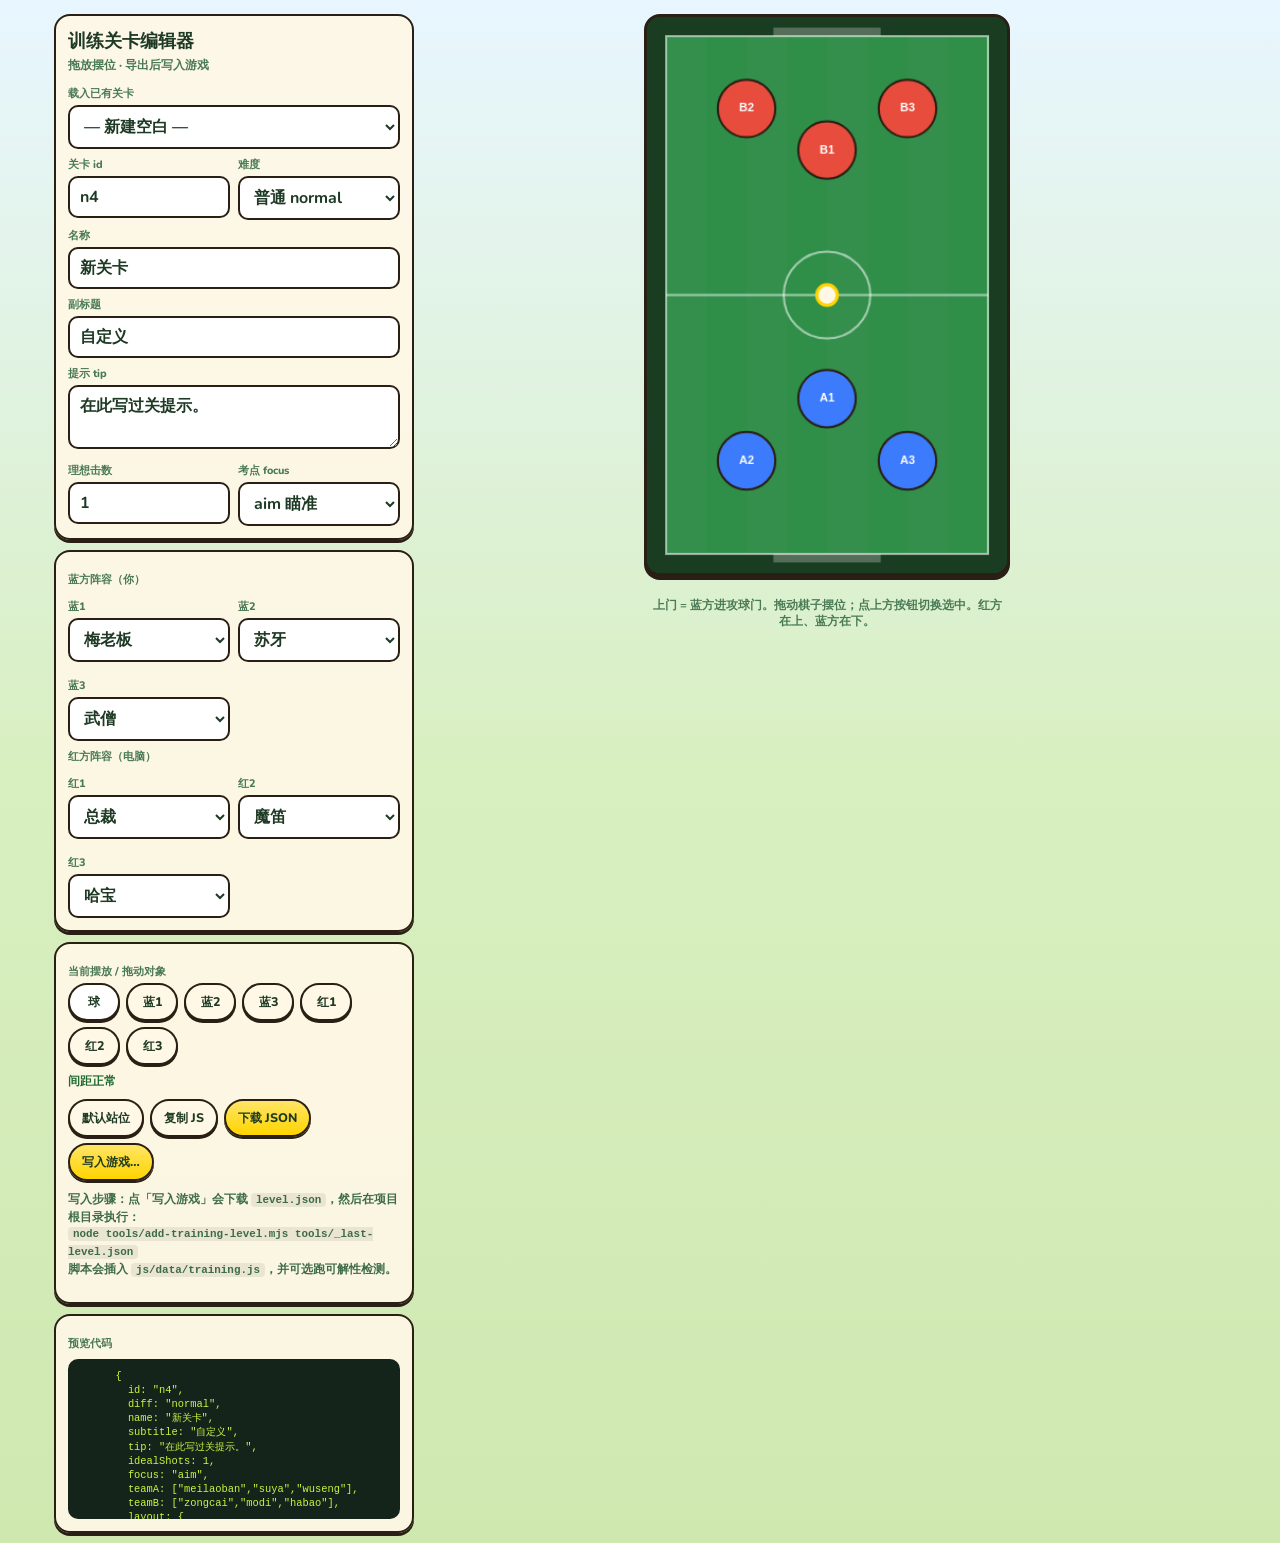
<file: tools/level-editor.html>
<!DOCTYPE html>
<html lang="zh-CN">
<head>
  <meta charset="UTF-8" />
  <meta name="viewport" content="width=device-width, initial-scale=1" />
  <title>Founcyball 训练关卡编辑器</title>
  <link rel="preconnect" href="https://fonts.googleapis.com" />
  <link rel="preconnect" href="https://fonts.gstatic.com" crossorigin />
  <link href="https://fonts.googleapis.com/css2?family=Nunito:wght@700;800;900&display=swap" rel="stylesheet" />
  <style>
    :root {
      --ink: #1e3a24;
      --cream: #fff8e7;
      --yellow: #ffd400;
      --green: #2f8f48;
      --blue: #3d7bfd;
      --red: #e74c3c;
    }
    * { box-sizing: border-box; }
    html, body {
      margin: 0;
      min-height: 100%;
      font-family: "Nunito", "PingFang SC", "Microsoft YaHei", sans-serif;
      background: linear-gradient(180deg, #e8f6ff 0%, #d8efc0 50%, #cfe8b0 100%);
      color: var(--ink);
    }
    body {
      display: grid;
      grid-template-columns: minmax(280px, 360px) 1fr;
      gap: 14px;
      padding: 14px;
      max-width: 1200px;
      margin: 0 auto;
    }
    @media (max-width: 860px) {
      body { grid-template-columns: 1fr; }
    }
    h1 {
      margin: 0 0 4px;
      font-size: 1.15rem;
      font-weight: 900;
    }
    .sub {
      margin: 0 0 12px;
      font-size: 0.75rem;
      font-weight: 800;
      color: #4a7a55;
    }
    .panel {
      background: rgba(255, 248, 231, 0.92);
      border: 2.5px solid #2a1f14;
      border-radius: 16px;
      box-shadow: 0 3px 0 #2a1f14;
      padding: 12px;
    }
    .panel + .panel { margin-top: 10px; }
    label {
      display: block;
      font-size: 0.68rem;
      font-weight: 800;
      color: #4a7a55;
      margin: 8px 0 4px;
    }
    input, select, textarea {
      width: 100%;
      border: 2px solid #2a1f14;
      border-radius: 10px;
      padding: 8px 10px;
      font: inherit;
      font-weight: 700;
      background: #fff;
      color: var(--ink);
    }
    textarea { min-height: 64px; resize: vertical; }
    .row2 {
      display: grid;
      grid-template-columns: 1fr 1fr;
      gap: 8px;
    }
    .btns {
      display: flex;
      flex-wrap: wrap;
      gap: 6px;
      margin-top: 10px;
    }
    button {
      border: 2.5px solid #2a1f14;
      border-radius: 999px;
      padding: 8px 12px;
      font: inherit;
      font-weight: 800;
      font-size: 0.78rem;
      background: var(--cream);
      color: var(--ink);
      cursor: pointer;
      box-shadow: 0 2px 0 #2a1f14;
    }
    button:active { transform: translateY(1px); box-shadow: 0 1px 0 #2a1f14; }
    button.primary {
      background: linear-gradient(180deg, #ffe566, var(--yellow));
    }
    button.danger {
      background: #ffb4a8;
    }
    button.on {
      background: var(--ink);
      color: var(--cream);
    }
    .piece-bar {
      display: flex;
      flex-wrap: wrap;
      gap: 6px;
    }
    .piece-bar button {
      min-width: 52px;
    }
    .piece-bar button[data-piece^="A"].on { background: var(--blue); color: #fff; }
    .piece-bar button[data-piece^="B"].on { background: var(--red); color: #fff; }
    .piece-bar button[data-piece="ball"].on { background: #fff; color: var(--ink); }
    .warn {
      margin-top: 8px;
      font-size: 0.72rem;
      font-weight: 800;
      color: #8b2e1f;
      min-height: 1.2em;
    }
    .ok {
      color: #1e6b32;
    }
    .stage-wrap {
      display: flex;
      flex-direction: column;
      align-items: center;
      gap: 10px;
    }
    .canvas-frame {
      border: 3px solid #2a1f14;
      border-radius: 16px;
      overflow: hidden;
      box-shadow: 0 4px 0 #2a1f14;
      background: #1a3d22;
      max-width: 100%;
    }
    canvas {
      display: block;
      width: min(360px, 92vw);
      height: auto;
      touch-action: none;
      cursor: grab;
    }
    canvas.dragging { cursor: grabbing; }
    .hint {
      font-size: 0.72rem;
      font-weight: 700;
      color: #4a7a55;
      text-align: center;
      max-width: 360px;
    }
    pre {
      margin: 8px 0 0;
      max-height: 160px;
      overflow: auto;
      background: #15241a;
      color: #c8f542;
      border-radius: 10px;
      padding: 10px;
      font-size: 0.65rem;
      line-height: 1.35;
    }
    .howto {
      font-size: 0.72rem;
      font-weight: 700;
      line-height: 1.45;
      color: #3d6b48;
    }
    .howto code {
      background: rgba(42, 31, 20, 0.08);
      padding: 1px 5px;
      border-radius: 4px;
      font-size: 0.68rem;
    }
  </style>
</head>
<body>
  <aside>
    <div class="panel">
      <h1>训练关卡编辑器</h1>
      <p class="sub">拖放摆位 · 导出后写入游戏</p>

      <label>载入已有关卡</label>
      <select id="loadLevel">
        <option value="">— 新建空白 —</option>
      </select>

      <div class="row2">
        <div>
          <label>关卡 id</label>
          <input id="lvId" value="n4" placeholder="n4" />
        </div>
        <div>
          <label>难度</label>
          <select id="lvDiff">
            <option value="easy">简单 easy</option>
            <option value="normal" selected>普通 normal</option>
            <option value="hard">困难 hard</option>
          </select>
        </div>
      </div>

      <label>名称</label>
      <input id="lvName" value="新关卡" />

      <label>副标题</label>
      <input id="lvSub" value="自定义" />

      <label>提示 tip</label>
      <textarea id="lvTip">在此写过关提示。</textarea>

      <div class="row2">
        <div>
          <label>理想击数</label>
          <input id="lvIdeal" type="number" min="1" max="5" value="1" />
        </div>
        <div>
          <label>考点 focus</label>
          <select id="lvFocus">
            <option value="aim">aim 瞄准</option>
            <option value="power">power 力度</option>
            <option value="touch">touch 轻推</option>
            <option value="curve">curve 弧线</option>
            <option value="angle">angle 斜线</option>
            <option value="bank">bank 借墙</option>
            <option value="gap">gap 窄缝</option>
            <option value="long">long 远射</option>
            <option value="setup">setup 变向</option>
          </select>
        </div>
      </div>
    </div>

    <div class="panel">
      <label>蓝方阵容（你）</label>
      <div class="row2" id="teamASelects"></div>
      <label>红方阵容（电脑）</label>
      <div class="row2" id="teamBSelects"></div>
    </div>

    <div class="panel">
      <label>当前摆放 / 拖动对象</label>
      <div class="piece-bar" id="pieceBar"></div>
      <div class="warn" id="warn"></div>
      <div class="btns">
        <button type="button" id="btnReset">默认站位</button>
        <button type="button" id="btnCopy">复制 JS</button>
        <button type="button" class="primary" id="btnJson">下载 JSON</button>
        <button type="button" class="primary" id="btnAdd">写入游戏…</button>
      </div>
      <p class="howto" style="margin-top:10px">
        <b>写入步骤：</b>点「写入游戏」会下载 <code>level.json</code>，然后在项目根目录执行：
        <br /><code>node tools/add-training-level.mjs tools/_last-level.json</code>
        <br />脚本会插入 <code>js/data/training.js</code>，并可选跑可解性检测。
      </p>
    </div>

    <div class="panel">
      <label>预览代码</label>
      <pre id="preview"></pre>
    </div>
  </aside>

  <main class="stage-wrap">
    <div class="canvas-frame">
      <canvas id="pitch" width="340" height="525"></canvas>
    </div>
    <p class="hint">上门 = 蓝方进攻球门。拖动棋子摆位；点上方按钮切换选中。红方在上、蓝方在下。</p>
  </main>

  <script src="../js/data/physics.js"></script>
  <script src="../js/data/players.js"></script>
  <script src="../js/data/training.js"></script>
  <script>
(() => {
  "use strict";

  const W = 68;
  const L = 105;
  const PLAYER_R = window.FOUNCY_PHYSICS.PLAYER_R;
  const BALL_R = window.FOUNCY_PHYSICS.BALL_R;
  const players = window.FOUNCY_PLAYERS;
  const training = window.FOUNCY_TRAINING;

  const canvas = document.getElementById("pitch");
  const ctx = canvas.getContext("2d");
  const warnEl = document.getElementById("warn");
  const previewEl = document.getElementById("preview");

  const state = {
    active: "ball",
    drag: null,
    layout: {
      ball: { x: W * 0.5, y: L * 0.5 },
      A: [
        { x: W * 0.5, y: L * 0.7 },
        { x: W * 0.25, y: L * 0.82 },
        { x: W * 0.75, y: L * 0.82 },
      ],
      B: [
        { x: W * 0.5, y: L * 0.22 },
        { x: W * 0.25, y: L * 0.14 },
        { x: W * 0.75, y: L * 0.14 },
      ],
    },
    teamA: ["meilaoban", "suya", "wuseng"],
    teamB: ["zongcai", "modi", "habao"],
  };

  function pieceList() {
    return [
      { key: "ball", label: "球" },
      { key: "A0", label: "蓝1" },
      { key: "A1", label: "蓝2" },
      { key: "A2", label: "蓝3" },
      { key: "B0", label: "红1" },
      { key: "B1", label: "红2" },
      { key: "B2", label: "红3" },
    ];
  }

  function getPos(key) {
    if (key === "ball") return state.layout.ball;
    const m = /^(A|B)(\d)$/.exec(key);
    if (!m) return null;
    return state.layout[m[1]][+m[2]];
  }

  function setPos(key, x, y) {
    const p = getPos(key);
    if (!p) return;
    p.x = Math.max(PLAYER_R * 0.5, Math.min(W - PLAYER_R * 0.5, x));
    p.y = Math.max(BALL_R, Math.min(L - BALL_R, y));
  }

  function worldFromEvent(e) {
    const rect = canvas.getBoundingClientRect();
    const sx = ((e.clientX - rect.left) / rect.width) * canvas.width;
    const sy = ((e.clientY - rect.top) / rect.height) * canvas.height;
    const pad = 18;
    const pitchW = canvas.width - pad * 2;
    const pitchH = canvas.height - pad * 2;
    const x = ((sx - pad) / pitchW) * W;
    const y = ((sy - pad) / pitchH) * L;
    return { x, y };
  }

  function hitTest(wx, wy) {
    const keys = ["ball", "A0", "A1", "A2", "B0", "B1", "B2"];
    let best = null;
    let bestD = Infinity;
    for (const key of keys) {
      const p = getPos(key);
      const r = key === "ball" ? BALL_R * 1.4 : PLAYER_R * 1.05;
      const d = Math.hypot(p.x - wx, p.y - wy);
      if (d <= r && d < bestD) {
        best = key;
        bestD = d;
      }
    }
    return best;
  }

  function checkOverlaps() {
    const items = [
      { key: "ball", r: BALL_R, ...state.layout.ball },
      ...state.layout.A.map((p, i) => ({ key: "A" + i, r: PLAYER_R, ...p })),
      ...state.layout.B.map((p, i) => ({ key: "B" + i, r: PLAYER_R, ...p })),
    ];
    const bad = [];
    for (let i = 0; i < items.length; i++) {
      for (let j = i + 1; j < items.length; j++) {
        const a = items[i];
        const b = items[j];
        const min = a.r + b.r;
        if (Math.hypot(a.x - b.x, a.y - b.y) < min - 0.05) {
          bad.push(`${a.key}↔${b.key}`);
        }
      }
    }
    return bad;
  }

  function buildLevelObject() {
    return {
      id: document.getElementById("lvId").value.trim() || "custom1",
      diff: document.getElementById("lvDiff").value,
      name: document.getElementById("lvName").value.trim() || "未命名",
      subtitle: document.getElementById("lvSub").value.trim() || "",
      tip: document.getElementById("lvTip").value.trim() || "",
      idealShots: Math.max(1, +document.getElementById("lvIdeal").value || 1),
      focus: document.getElementById("lvFocus").value,
      teamA: state.teamA.slice(),
      teamB: state.teamB.slice(),
      layout: {
        ball: { ...state.layout.ball },
        A: state.layout.A.map((p) => ({ ...p })),
        B: state.layout.B.map((p) => ({ ...p })),
      },
    };
  }

  function frac(n) {
    return (Math.round(n * 1000) / 1000).toFixed(3).replace(/\.?0+$/, (m) => (m.startsWith(".") ? "" : m));
  }

  function posCode(p) {
    const xf = p.x / W;
    const yf = p.y / L;
    return `{ x: W * ${xf.toFixed(3)}, y: L * ${yf.toFixed(3)} }`;
  }

  function levelToJs(lv) {
    const lines = [];
    lines.push(`      {`);
    lines.push(`        id: ${JSON.stringify(lv.id)},`);
    lines.push(`        diff: ${JSON.stringify(lv.diff)},`);
    lines.push(`        name: ${JSON.stringify(lv.name)},`);
    lines.push(`        subtitle: ${JSON.stringify(lv.subtitle)},`);
    lines.push(`        tip: ${JSON.stringify(lv.tip)},`);
    lines.push(`        idealShots: ${lv.idealShots},`);
    lines.push(`        focus: ${JSON.stringify(lv.focus)},`);
    lines.push(`        teamA: ${JSON.stringify(lv.teamA)},`);
    lines.push(`        teamB: ${JSON.stringify(lv.teamB)},`);
    lines.push(`        layout: {`);
    lines.push(`          ball: ${posCode(lv.layout.ball)},`);
    lines.push(`          A: [`);
    lv.layout.A.forEach((p, i) => {
      lines.push(`            ${posCode(p)}${i < 2 ? "," : ""}`);
    });
    lines.push(`          ],`);
    lines.push(`          B: [`);
    lv.layout.B.forEach((p, i) => {
      lines.push(`            ${posCode(p)}${i < 2 ? "," : ""}`);
    });
    lines.push(`          ],`);
    lines.push(`        },`);
    lines.push(`      },`);
    return lines.join("\n");
  }

  function refreshPreview() {
    const lv = buildLevelObject();
    previewEl.textContent = levelToJs(lv);
    const bad = checkOverlaps();
    if (bad.length) {
      warnEl.className = "warn";
      warnEl.textContent = "重叠: " + bad.join(" · ");
    } else {
      warnEl.className = "warn ok";
      warnEl.textContent = "间距正常";
    }
  }

  function draw() {
    const pad = 18;
    const pw = canvas.width - pad * 2;
    const ph = canvas.height - pad * 2;
    const sx = (x) => pad + (x / W) * pw;
    const sy = (y) => pad + (y / L) * ph;
    const sr = (r) => (r / W) * pw;

    ctx.clearRect(0, 0, canvas.width, canvas.height);
    ctx.fillStyle = "#1a3d22";
    ctx.fillRect(0, 0, canvas.width, canvas.height);

    // pitch
    ctx.fillStyle = "#2f8f48";
    for (let i = 0; i < 8; i++) {
      ctx.fillStyle = i % 2 ? "#2f8f48" : "#348f4c";
      ctx.fillRect(pad + (pw / 8) * i, pad, pw / 8 + 1, ph);
    }
    ctx.strokeStyle = "rgba(255,255,255,0.55)";
    ctx.lineWidth = 2;
    ctx.strokeRect(pad, pad, pw, ph);
    ctx.beginPath();
    ctx.moveTo(pad, pad + ph / 2);
    ctx.lineTo(pad + pw, pad + ph / 2);
    ctx.stroke();
    ctx.beginPath();
    ctx.arc(pad + pw / 2, pad + ph / 2, sr(9.15), 0, Math.PI * 2);
    ctx.stroke();

    // goals
    const half = (window.FOUNCY_PHYSICS.PITCH.goalWidthM / 2 / W) * pw;
    ctx.fillStyle = "rgba(255,255,255,0.25)";
    ctx.fillRect(pad + pw / 2 - half, pad - 8, half * 2, 8);
    ctx.fillRect(pad + pw / 2 - half, pad + ph, half * 2, 8);

    function drawDot(p, color, label, r, selected) {
      ctx.beginPath();
      ctx.arc(sx(p.x), sy(p.y), sr(r), 0, Math.PI * 2);
      ctx.fillStyle = color;
      ctx.fill();
      ctx.lineWidth = selected ? 3 : 2;
      ctx.strokeStyle = selected ? "#ffd400" : "#2a1f14";
      ctx.stroke();
      if (label) {
        ctx.fillStyle = "#fff";
        ctx.font = "bold 11px Nunito, sans-serif";
        ctx.textAlign = "center";
        ctx.textBaseline = "middle";
        ctx.fillText(label, sx(p.x), sy(p.y));
      }
    }

    state.layout.B.forEach((p, i) => {
      drawDot(p, "#e74c3c", "B" + (i + 1), PLAYER_R, state.active === "B" + i);
    });
    state.layout.A.forEach((p, i) => {
      drawDot(p, "#3d7bfd", "A" + (i + 1), PLAYER_R, state.active === "A" + i);
    });
    drawDot(state.layout.ball, "#fff8e7", "", BALL_R, state.active === "ball");
  }

  function renderPieceBar() {
    const bar = document.getElementById("pieceBar");
    bar.innerHTML = "";
    pieceList().forEach((p) => {
      const b = document.createElement("button");
      b.type = "button";
      b.dataset.piece = p.key;
      b.textContent = p.label;
      if (state.active === p.key) b.classList.add("on");
      b.addEventListener("click", () => {
        state.active = p.key;
        renderPieceBar();
        draw();
      });
      bar.appendChild(b);
    });
  }

  function fillTeamSelects() {
    function fill(containerId, teamKey) {
      const box = document.getElementById(containerId);
      box.innerHTML = "";
      for (let i = 0; i < 3; i++) {
        const wrap = document.createElement("div");
        const lab = document.createElement("label");
        lab.textContent = (teamKey === "teamA" ? "蓝" : "红") + (i + 1);
        const sel = document.createElement("select");
        players.forEach((p) => {
          const opt = document.createElement("option");
          opt.value = p.id;
          opt.textContent = p.name;
          if (state[teamKey][i] === p.id) opt.selected = true;
          sel.appendChild(opt);
        });
        sel.addEventListener("change", () => {
          state[teamKey][i] = sel.value;
          refreshPreview();
        });
        wrap.appendChild(lab);
        wrap.appendChild(sel);
        box.appendChild(wrap);
      }
    }
    fill("teamASelects", "teamA");
    fill("teamBSelects", "teamB");
  }

  function loadLevel(lv) {
    if (!lv) return;
    document.getElementById("lvId").value = lv.id;
    document.getElementById("lvDiff").value = lv.diff;
    document.getElementById("lvName").value = lv.name;
    document.getElementById("lvSub").value = lv.subtitle || "";
    document.getElementById("lvTip").value = lv.tip || "";
    document.getElementById("lvIdeal").value = lv.idealShots || 1;
    document.getElementById("lvFocus").value = lv.focus || "aim";
    state.teamA = lv.teamA.slice();
    state.teamB = lv.teamB.slice();
    state.layout = {
      ball: { ...lv.layout.ball },
      A: lv.layout.A.map((p) => ({ ...p })),
      B: lv.layout.B.map((p) => ({ ...p })),
    };
    fillTeamSelects();
    refreshPreview();
    draw();
  }

  function fillLoadSelect() {
    const sel = document.getElementById("loadLevel");
    training.levels.forEach((lv) => {
      const opt = document.createElement("option");
      opt.value = lv.id;
      opt.textContent = `${lv.diff}/${lv.id} ${lv.name}`;
      sel.appendChild(opt);
    });
    sel.addEventListener("change", () => {
      const lv = training.levels.find((x) => x.id === sel.value);
      if (lv) loadLevel(lv);
    });
  }

  function download(filename, text, type) {
    const blob = new Blob([text], { type: type || "application/json" });
    const a = document.createElement("a");
    a.href = URL.createObjectURL(blob);
    a.download = filename;
    a.click();
    URL.revokeObjectURL(a.href);
  }

  // pointer
  canvas.addEventListener("pointerdown", (e) => {
    canvas.setPointerCapture(e.pointerId);
    const w = worldFromEvent(e);
    const hit = hitTest(w.x, w.y);
    if (hit) state.active = hit;
    else setPos(state.active, w.x, w.y);
    state.drag = state.active;
    canvas.classList.add("dragging");
    renderPieceBar();
    refreshPreview();
    draw();
  });
  canvas.addEventListener("pointermove", (e) => {
    if (!state.drag) return;
    const w = worldFromEvent(e);
    setPos(state.drag, w.x, w.y);
    refreshPreview();
    draw();
  });
  function endDrag() {
    state.drag = null;
    canvas.classList.remove("dragging");
  }
  canvas.addEventListener("pointerup", endDrag);
  canvas.addEventListener("pointercancel", endDrag);

  document.getElementById("btnReset").addEventListener("click", () => {
    state.layout = {
      ball: { x: W * 0.5, y: L * 0.5 },
      A: [
        { x: W * 0.5, y: L * 0.7 },
        { x: W * 0.25, y: L * 0.82 },
        { x: W * 0.75, y: L * 0.82 },
      ],
      B: [
        { x: W * 0.5, y: L * 0.22 },
        { x: W * 0.25, y: L * 0.14 },
        { x: W * 0.75, y: L * 0.14 },
      ],
    };
    refreshPreview();
    draw();
  });

  document.getElementById("btnCopy").addEventListener("click", async () => {
    const text = levelToJs(buildLevelObject());
    try {
      await navigator.clipboard.writeText(text);
      warnEl.className = "warn ok";
      warnEl.textContent = "已复制关卡 JS 到剪贴板";
    } catch (_) {
      warnEl.className = "warn";
      warnEl.textContent = "复制失败，请手动从预览框选取";
    }
  });

  document.getElementById("btnJson").addEventListener("click", () => {
    const lv = buildLevelObject();
    download(`${lv.id}.json`, JSON.stringify(lv, null, 2));
  });

  document.getElementById("btnAdd").addEventListener("click", () => {
    const lv = buildLevelObject();
    const bad = checkOverlaps();
    if (bad.length && !confirm("当前有重叠单位，仍要导出写入吗？")) return;
    download("_last-level.json", JSON.stringify(lv, null, 2));
    // also try to put a copy hint
    warnEl.className = "warn ok";
    warnEl.textContent = "已下载 tools 用的 _last-level.json，请放到 tools/ 后运行 add 脚本";
    alert(
      "已下载 _last-level.json\n\n请把它放到项目的 tools/ 目录，然后在项目根目录执行：\n\nnode tools/add-training-level.mjs tools/_last-level.json\n\n（若浏览器下载到了「下载」文件夹，先移动过去）"
    );
  });

  ["lvId", "lvDiff", "lvName", "lvSub", "lvTip", "lvIdeal", "lvFocus"].forEach((id) => {
    document.getElementById(id).addEventListener("input", refreshPreview);
  });

  fillLoadSelect();
  fillTeamSelects();
  renderPieceBar();
  refreshPreview();
  draw();
})();
  </script>
</body>
</html>
</file>
